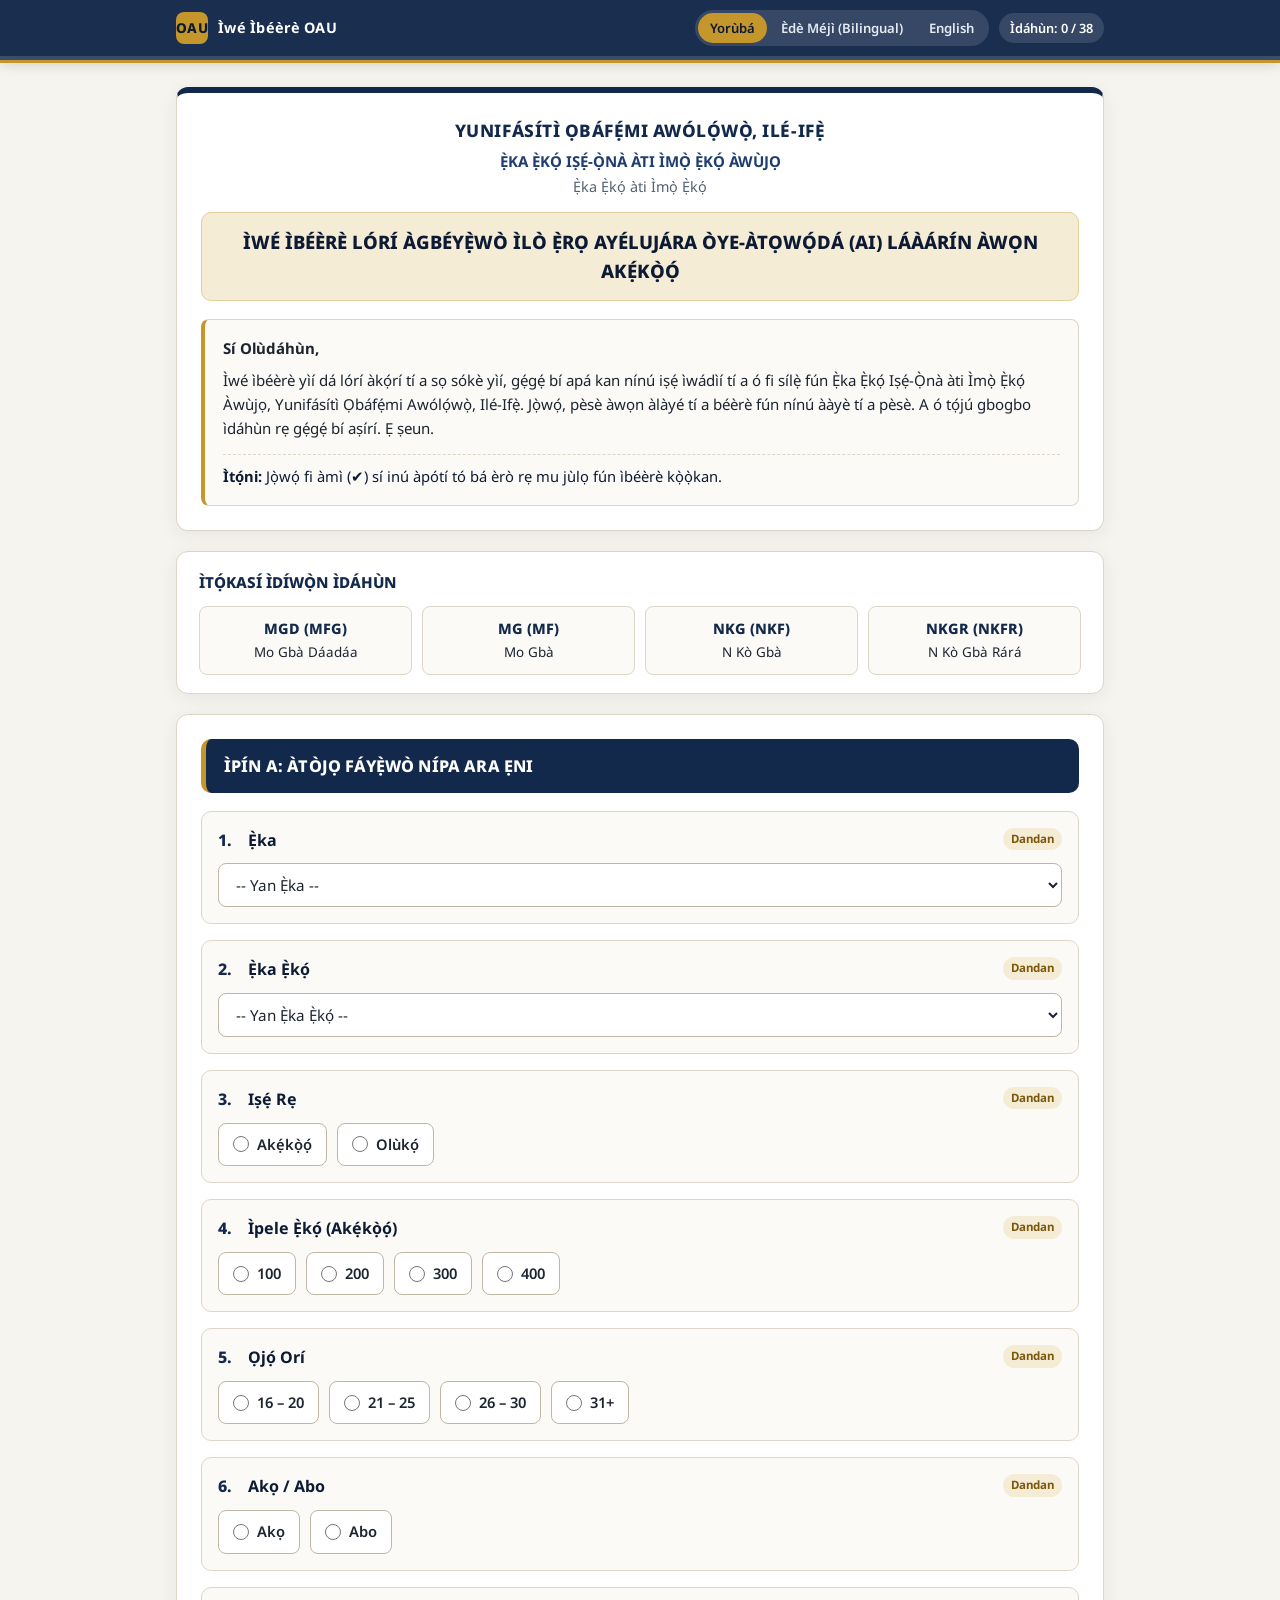
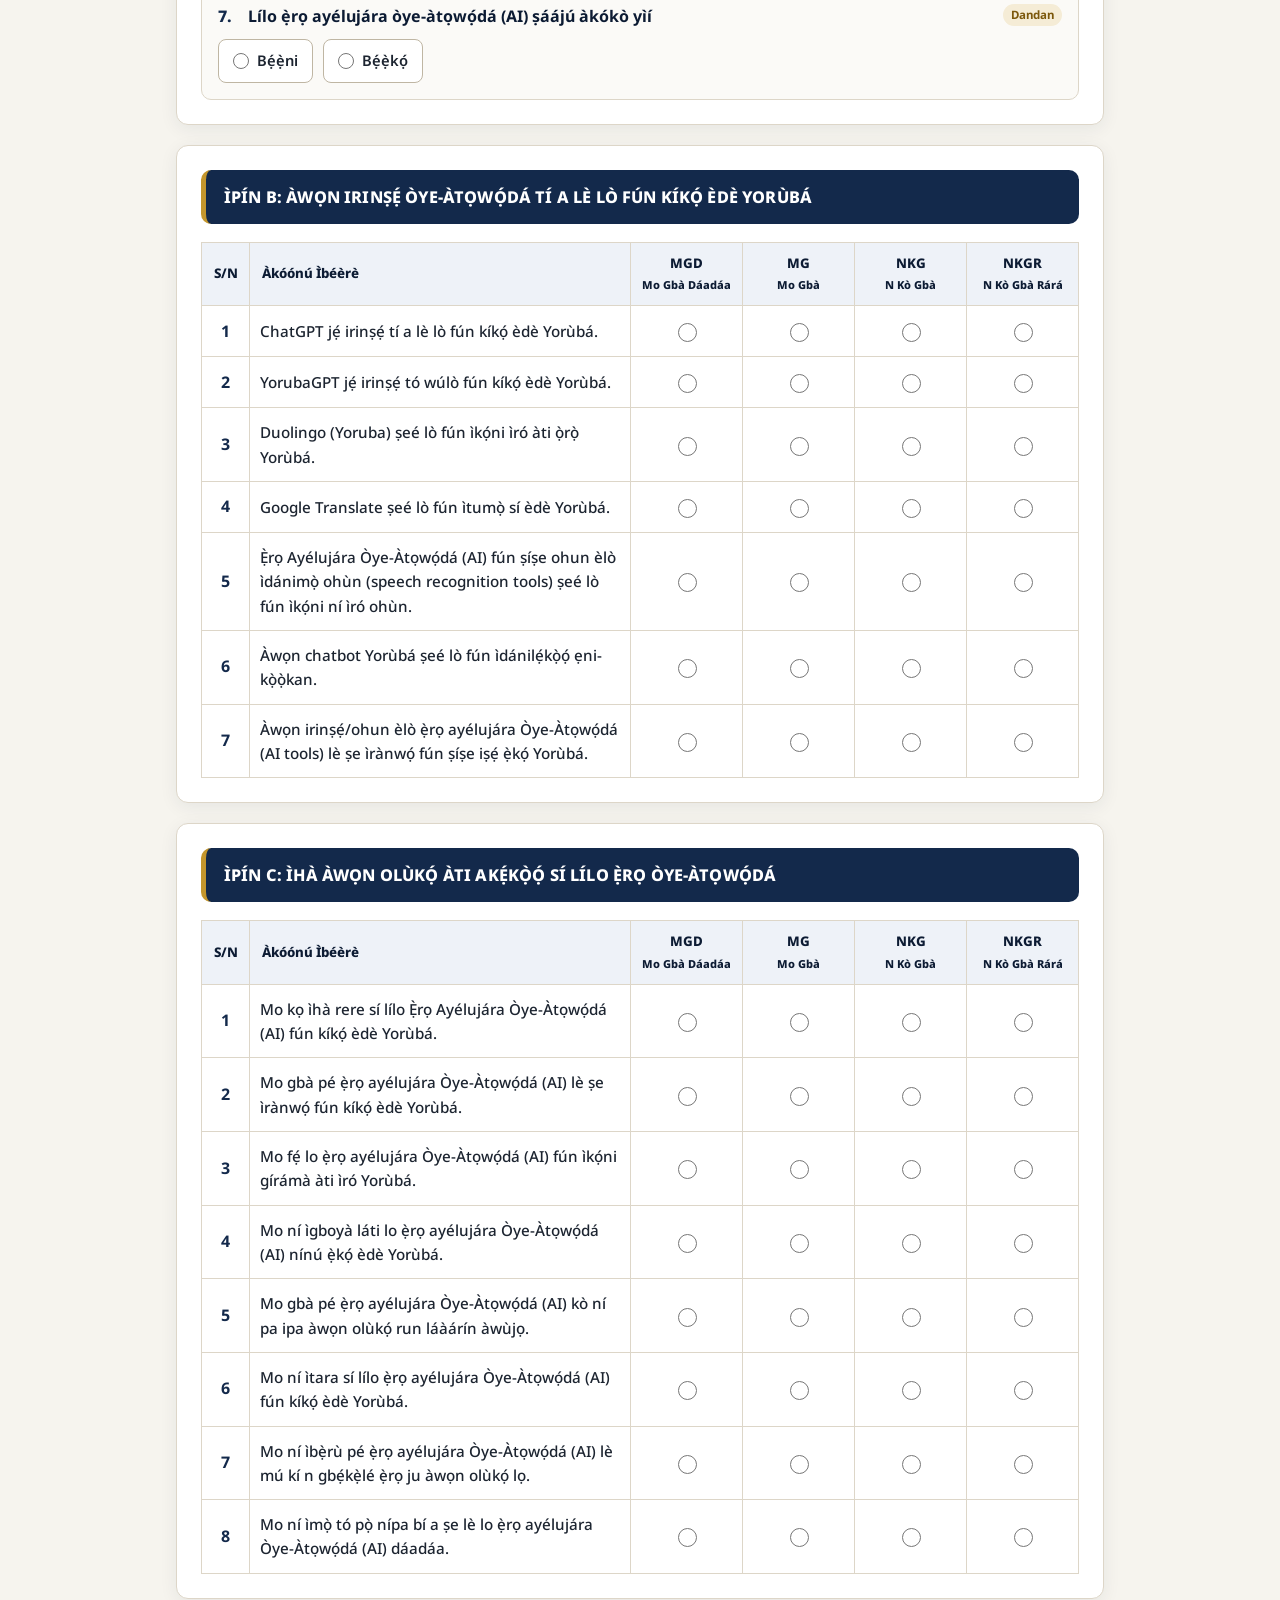
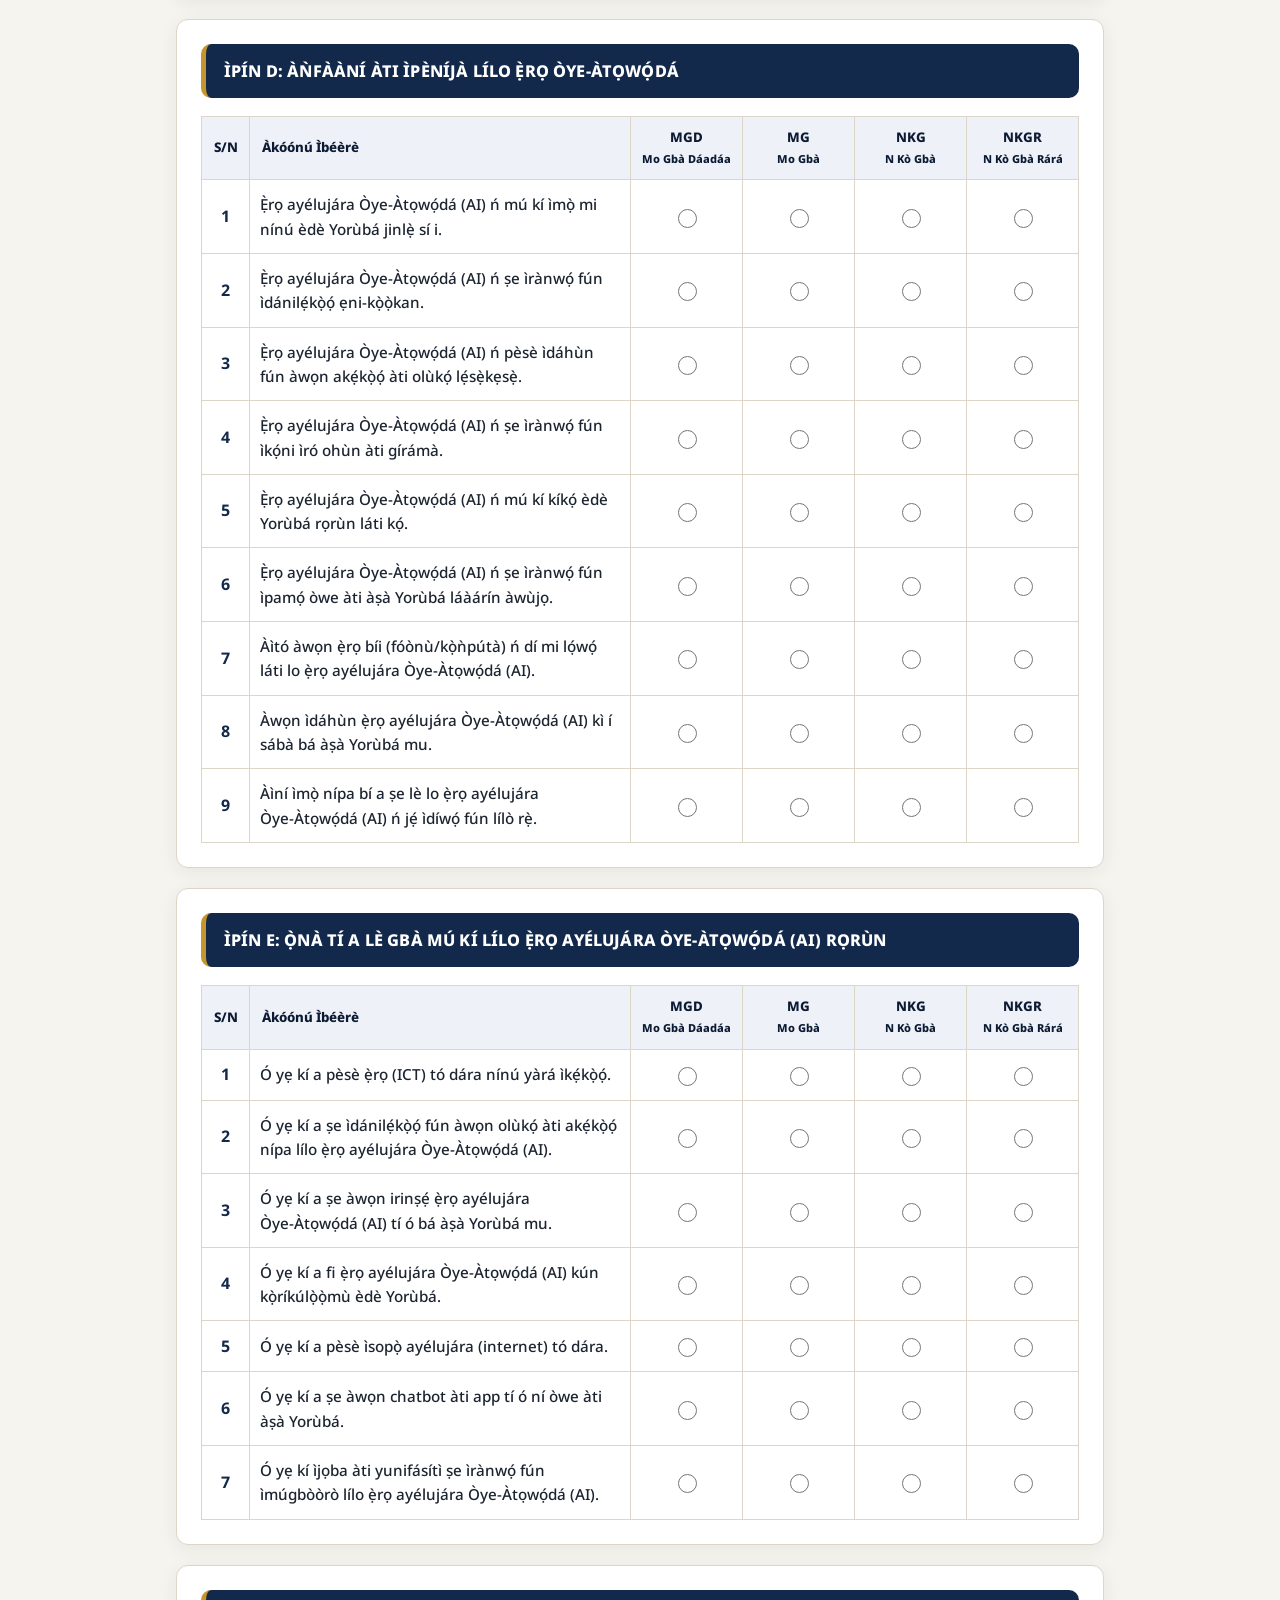
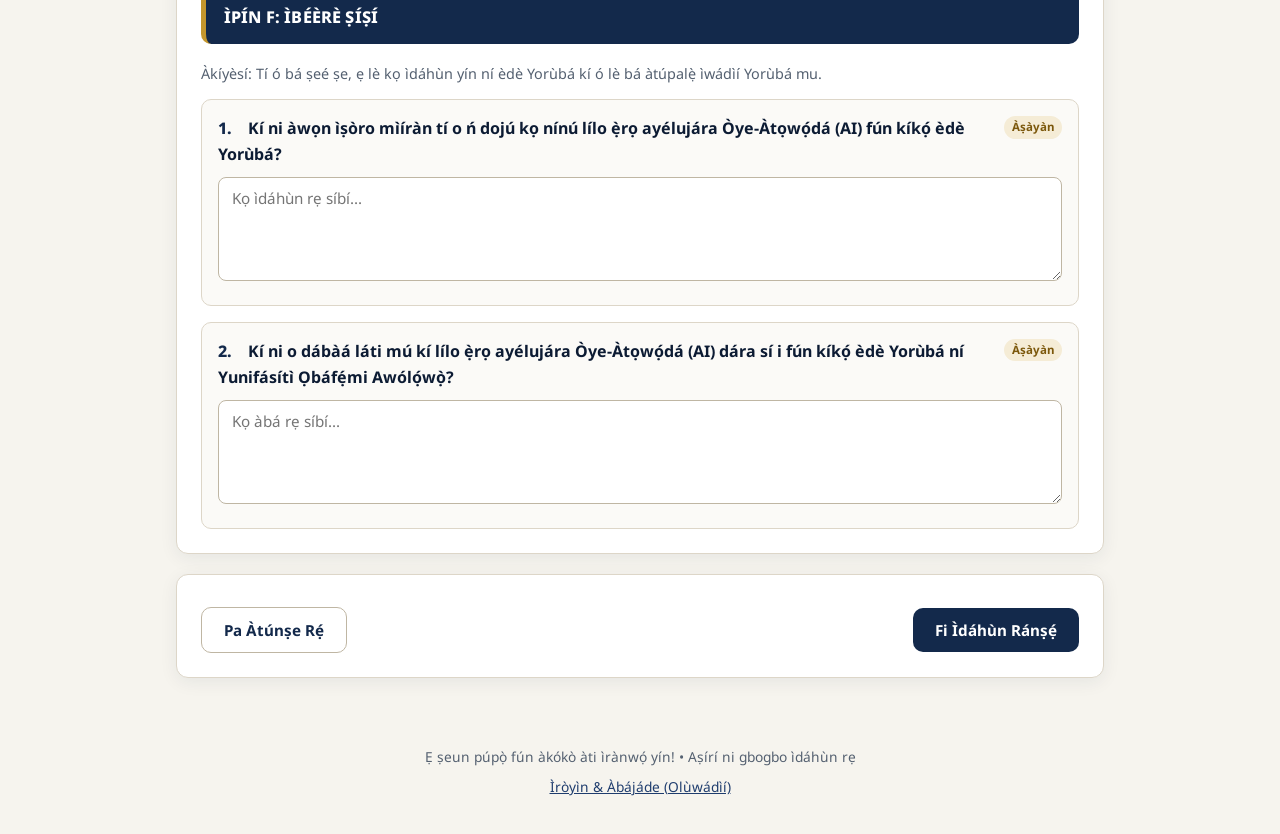
<file: index.html>
<!DOCTYPE html>
<html lang="yo">
<head>
  <meta charset="UTF-8">
  <meta name="viewport" content="width=device-width, initial-scale=1.0">
  <title>Ìwé Ìbéèrè Ìwádìí AI — Yunifásítì Ọbáfẹ́mi Awólọ́wọ̀, Ilé-Ifẹ̀</title>
  <link rel="preconnect" href="https://fonts.googleapis.com">
  <link rel="preconnect" href="https://fonts.gstatic.com" crossorigin>
  <link href="https://fonts.googleapis.com/css2?family=Noto+Sans:wght@400;500;600;700;800&display=swap" rel="stylesheet">
  <link rel="stylesheet" href="assets/css/styles.css">
</head>
<body>
  <header class="topbar">
    <div class="topbar-inner">
      <div class="topbar-brand">
        <span class="brand-badge">OAU</span>
        <span id="brandText">Ìwé Ìbéèrè OAU</span>
      </div>
      <div class="topbar-controls">
        <div class="lang-switcher" role="group" aria-label="Language switcher">
          <button type="button" class="lang-btn active" data-lang="yo">Yorùbá</button>
          <button type="button" class="lang-btn" data-lang="bi">Èdè Méjì</button>
          <button type="button" class="lang-btn" data-lang="en">English</button>
        </div>
        <div class="progress-pill" id="progressPill">Ìdáhùn: 0 / 38</div>
      </div>
    </div>
    <div class="progress-track">
      <div class="progress-fill" id="progressFill"></div>
    </div>
  </header>

  <main class="container">
    <div id="configNotice" class="notice-banner" style="display:none;"></div>

    <section id="heroCard" class="card hero-card"></section>

    <section id="scaleKeyCard" class="card scale-key-card"></section>

    <form id="questionnaireForm" novalidate>
      <div id="demographicsContainer"></div>
      <div id="likertContainer"></div>
      <div id="openEndedContainer"></div>

      <div id="errorSummary" class="error-summary" role="alert"></div>

      <div class="card">
        <div class="actions-bar">
          <button type="button" class="btn btn-secondary" id="clearBtn">Pa Àtúnṣe Rẹ́</button>
          <button type="submit" class="btn btn-primary" id="submitBtn">Fi Ìdáhùn Ránṣẹ́</button>
        </div>
      </div>
    </form>

    <section id="successPanel" class="card success-panel"></section>
  </main>

  <footer class="page-footer">
    <div id="footerConfidential"></div>
    <div class="footer-links">
      <a href="report.html" id="reportLink">Ìròyìn &amp; Àbájáde (Olùwádìí)</a>
    </div>
  </footer>

  <script src="assets/js/config.js"></script>
  <script src="assets/js/questions.js"></script>
  <script src="assets/js/app.js"></script>
</body>
</html>
</file>
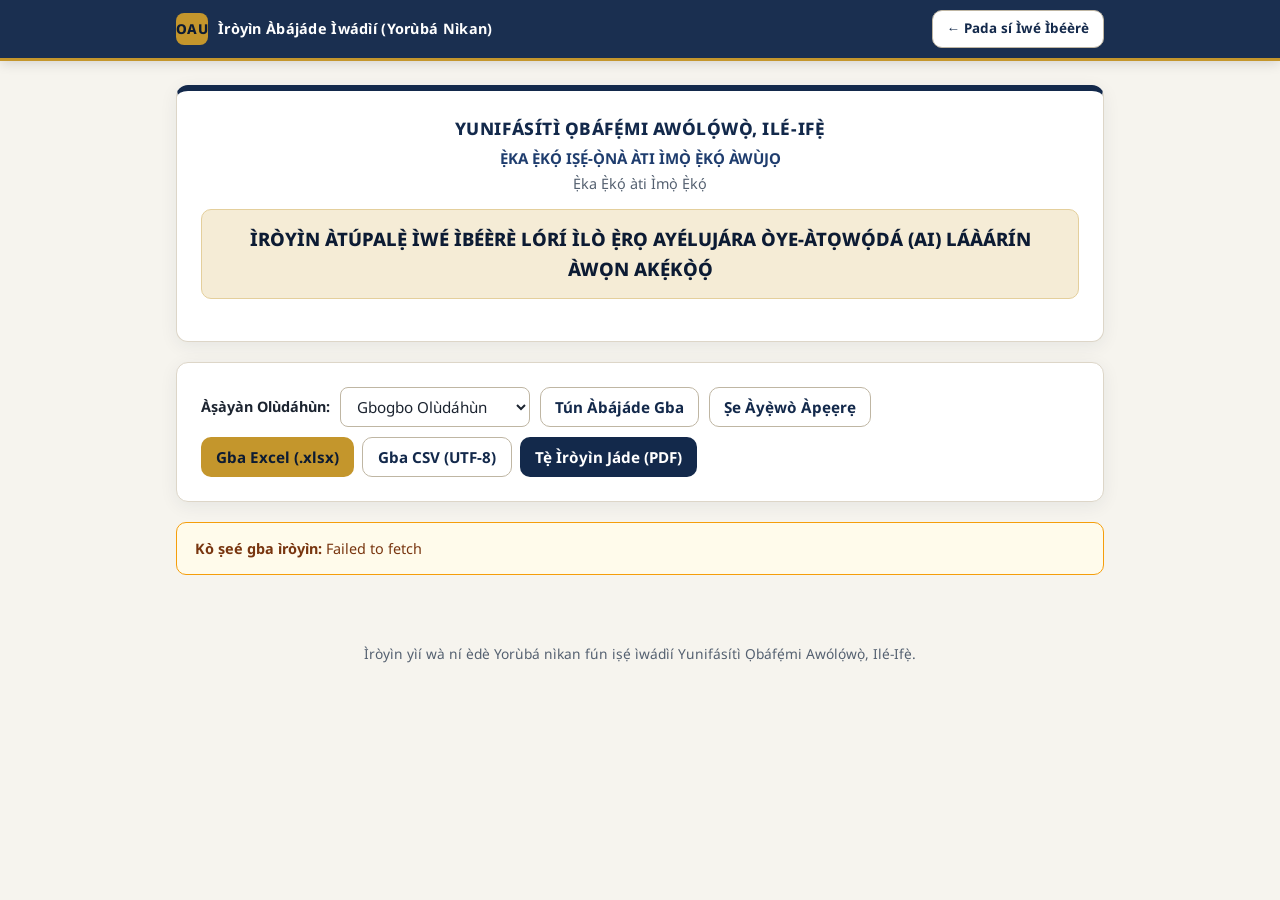
<file: report.html>
<!DOCTYPE html>
<html lang="yo">
<head>
  <meta charset="UTF-8">
  <meta name="viewport" content="width=device-width, initial-scale=1.0">
  <title>Ìròyìn Àbájáde Ìwádìí (Yorùbá Nìkan) — OAU Ilé-Ifẹ̀</title>
  <link rel="preconnect" href="https://fonts.googleapis.com">
  <link rel="preconnect" href="https://fonts.gstatic.com" crossorigin>
  <link href="https://fonts.googleapis.com/css2?family=Noto+Sans:wght@400;500;600;700;800&display=swap" rel="stylesheet">
  <link rel="stylesheet" href="assets/css/styles.css">
</head>
<body>
  <header class="topbar no-print">
    <div class="topbar-inner">
      <div class="topbar-brand">
        <span class="brand-badge">OAU</span>
        <span>Ìròyìn Àbájáde Ìwádìí (Yorùbá Nìkan)</span>
      </div>
      <div class="topbar-controls">
        <a href="index.html" class="btn btn-secondary" style="padding:7px 14px;font-size:0.84rem;">← Pada sí Ìwé Ìbéèrè</a>
      </div>
    </div>
  </header>

  <main class="container">
    <section class="card hero-card">
      <p class="hero-inst">YUNIFÁSÍTÌ ỌBÁFẸ́MI AWÓLỌ́WỌ̀, ILÉ-IFẸ̀</p>
      <p class="hero-faculty">Ẹ̀KA Ẹ̀KỌ́ IṢẸ́-Ọ̀NÀ ÀTI ÌMỌ̀ Ẹ̀KỌ́ ÀWÙJỌ</p>
      <p class="hero-dept">Ẹ̀ka Ẹ̀kọ́ àti Ìmọ̀ Ẹ̀kọ́</p>
      <h1 class="hero-title">ÌRÒYÌN ÀTÚPALẸ̀ ÌWÉ ÌBÉÈRÈ LÓRÍ ÌLÒ Ẹ̀RỌ AYÉLUJÁRA ÒYE-ÀTỌWỌ́DÁ (AI) LÁÀÁRÍN ÀWỌN AKẸ́KỌ̀Ọ́</h1>
      <p id="reportDate" style="margin:0;font-weight:700;color:var(--text-muted);"></p>
    </section>

    <section class="card no-print">
      <div style="display:flex;flex-wrap:wrap;gap:10px;align-items:center;justify-content:space-between;">
        <div style="display:flex;flex-wrap:wrap;gap:10px;align-items:center;">
          <label for="roleFilter" style="font-weight:700;font-size:0.9rem;">Àṣàyàn Olùdáhùn:</label>
          <select id="roleFilter" class="text-input" style="width:auto;min-width:190px;padding:8px 12px;">
            <option value="ALL">Gbogbo Olùdáhùn</option>
            <option value="Akẹ́kọ̀ọ́">Akẹ́kọ̀ọ́ Nìkan</option>
            <option value="Olùkọ́">Olùkọ́ Nìkan</option>
          </select>
          <button type="button" class="btn btn-secondary" id="refreshBtn" style="padding:9px 14px;">Tún Àbájáde Gba</button>
          <button type="button" class="btn btn-secondary" id="sampleBtn" style="padding:9px 14px;">Ṣe Àyẹ̀wò Àpẹẹrẹ</button>
        </div>

        <div style="display:flex;flex-wrap:wrap;gap:8px;">
          <button type="button" class="btn btn-gold" id="exportXlsxBtn" style="padding:9px 15px;">Gba Excel (.xlsx)</button>
          <button type="button" class="btn btn-secondary" id="exportCsvBtn" style="padding:9px 15px;">Gba CSV (UTF-8)</button>
          <button type="button" class="btn btn-primary" id="printBtn" style="padding:9px 15px;">Tẹ̀ Ìròyìn Jáde (PDF)</button>
        </div>
      </div>

      <div id="passcodeBox" style="display:none;gap:10px;align-items:center;margin-top:14px;padding-top:14px;border-top:1px dashed var(--border);">
        <label for="passcodeInput" style="font-weight:700;">Kọ́kọ́rọ́ Àṣírí Olùwádìí:</label>
        <input type="password" id="passcodeInput" class="text-input" style="max-width:220px;" placeholder="Tẹ kọ́kọ́rọ́ síbí">
        <button type="button" class="btn btn-primary" id="passcodeBtn" style="padding:9px 16px;">Ṣí Ìròyìn</button>
      </div>
    </section>

    <div id="reportStatusBanner" class="notice-banner no-print" style="display:none;"></div>

    <div id="reportContent"></div>
  </main>

  <footer class="page-footer no-print">
    Ìròyìn yìí wà ní èdè Yorùbá nìkan fún iṣẹ́ ìwádìí Yunifásítì Ọbáfẹ́mi Awólọ́wọ̀, Ilé-Ifẹ̀.
  </footer>

  <script src="assets/js/config.js"></script>
  <script src="assets/js/questions.js"></script>
  <script src="assets/js/xlsx-export.js"></script>
  <script src="assets/js/report.js"></script>
</body>
</html>
</file>
<file: assets/css/styles.css>
:root {
  --oau-navy: #13294b;
  --oau-navy-dark: #0c1b33;
  --oau-navy-soft: #1f3d6e;
  --oau-gold: #c4962c;
  --oau-gold-soft: #f5ecd6;
  --bg: #f6f4ee;
  --surface: #ffffff;
  --surface-muted: #fbfaf7;
  --border: #ddd6c8;
  --border-strong: #bfb6a3;
  --text: #1c2430;
  --text-muted: #546070;
  --success: #166534;
  --success-bg: #ecfdf3;
  --error: #b91c1c;
  --error-bg: #fef2f2;
  --warn-bg: #fffbeb;
  --warn-border: #f59e0b;
  --radius: 12px;
  --shadow: 0 4px 18px rgba(19, 41, 75, 0.07);
}

*,
*::before,
*::after {
  box-sizing: border-box;
}

html {
  scroll-behavior: smooth;
}

body {
  margin: 0;
  font-family: "Noto Sans", -apple-system, BlinkMacSystemFont, "Segoe UI", Roboto, sans-serif;
  background: var(--bg);
  color: var(--text);
  line-height: 1.6;
  -webkit-font-smoothing: antialiased;
}

a {
  color: var(--oau-navy-soft);
}

/* Sticky Top Bar */
.topbar {
  position: sticky;
  top: 0;
  z-index: 40;
  background: rgba(19, 41, 75, 0.97);
  backdrop-filter: blur(8px);
  color: #ffffff;
  border-bottom: 3px solid var(--oau-gold);
  box-shadow: 0 2px 12px rgba(0, 0, 0, 0.14);
}

.topbar-inner {
  max-width: 960px;
  margin: 0 auto;
  padding: 10px 16px;
  display: flex;
  flex-wrap: wrap;
  align-items: center;
  justify-content: space-between;
  gap: 10px;
}

.topbar-brand {
  display: flex;
  align-items: center;
  gap: 10px;
  font-size: 0.9rem;
  font-weight: 700;
  letter-spacing: 0.02em;
}

.brand-badge {
  display: inline-flex;
  align-items: center;
  justify-content: center;
  width: 32px;
  height: 32px;
  border-radius: 8px;
  background: var(--oau-gold);
  color: var(--oau-navy-dark);
  font-weight: 800;
  font-size: 0.85rem;
  flex-shrink: 0;
}

.topbar-controls {
  display: flex;
  flex-wrap: wrap;
  align-items: center;
  gap: 10px;
}

.lang-switcher {
  display: inline-flex;
  background: rgba(255, 255, 255, 0.12);
  padding: 3px;
  border-radius: 999px;
  gap: 2px;
}

.lang-btn {
  border: none;
  background: transparent;
  color: #e5eaf3;
  font-family: inherit;
  font-size: 0.82rem;
  font-weight: 600;
  padding: 6px 12px;
  border-radius: 999px;
  cursor: pointer;
  transition: background 0.15s ease, color 0.15s ease;
}

.lang-btn:hover {
  background: rgba(255, 255, 255, 0.16);
}

.lang-btn.active {
  background: var(--oau-gold);
  color: var(--oau-navy-dark);
}

.progress-pill {
  font-size: 0.8rem;
  font-weight: 600;
  background: rgba(255, 255, 255, 0.12);
  padding: 5px 11px;
  border-radius: 999px;
  white-space: nowrap;
}

.progress-track {
  width: 100%;
  height: 4px;
  background: rgba(255, 255, 255, 0.14);
}

.progress-fill {
  height: 100%;
  width: 0%;
  background: var(--oau-gold);
  transition: width 0.25s ease;
}

/* Main Container */
.container {
  max-width: 960px;
  margin: 24px auto 48px;
  padding: 0 16px;
}

.card {
  background: var(--surface);
  border: 1px solid var(--border);
  border-radius: var(--radius);
  box-shadow: var(--shadow);
  padding: 24px;
  margin-bottom: 20px;
}

/* Header Banner Card */
.hero-card {
  border-top: 6px solid var(--oau-navy);
  text-align: center;
}

.hero-inst {
  font-size: 1.08rem;
  font-weight: 800;
  color: var(--oau-navy);
  letter-spacing: 0.03em;
  margin: 0 0 4px;
}

.hero-faculty {
  font-size: 0.94rem;
  font-weight: 700;
  color: var(--oau-navy-soft);
  margin: 0 0 2px;
}

.hero-dept {
  font-size: 0.9rem;
  color: var(--text-muted);
  margin: 0 0 14px;
}

.hero-title {
  font-size: 1.16rem;
  font-weight: 800;
  color: var(--oau-navy-dark);
  background: var(--oau-gold-soft);
  border: 1px solid #e4cf9c;
  border-radius: 10px;
  padding: 14px 18px;
  margin: 0 0 18px;
}

.bilingual-sub {
  display: block;
  font-size: 0.88em;
  font-weight: 500;
  color: var(--text-muted);
  margin-top: 4px;
}

.intro-box {
  text-align: left;
  background: var(--surface-muted);
  border: 1px solid var(--border);
  border-left: 4px solid var(--oau-gold);
  border-radius: 8px;
  padding: 16px 18px;
  font-size: 0.94rem;
}

.intro-box p {
  margin: 0 0 8px;
}

.intro-box p:last-child {
  margin-bottom: 0;
}

.instruction-line {
  margin-top: 14px;
  padding-top: 10px;
  border-top: 1px dashed var(--border);
  font-size: 0.92rem;
  color: var(--oau-navy-dark);
}

/* Rating Key */
.scale-key-card {
  padding: 18px 22px;
}

.scale-key-title {
  margin: 0 0 12px;
  font-size: 0.95rem;
  font-weight: 800;
  color: var(--oau-navy);
}

.scale-key-grid {
  display: grid;
  grid-template-columns: repeat(4, 1fr);
  gap: 10px;
}

.scale-key-item {
  border: 1px solid var(--border);
  background: var(--surface-muted);
  border-radius: 8px;
  padding: 10px 12px;
  text-align: center;
}

.scale-key-code {
  display: block;
  font-weight: 800;
  color: var(--oau-navy);
  font-size: 0.9rem;
}

.scale-key-label {
  display: block;
  font-size: 0.84rem;
  color: var(--text);
  margin-top: 2px;
}

/* Section Headers */
.section-header {
  background: var(--oau-navy);
  color: #ffffff;
  padding: 14px 18px;
  border-radius: 10px;
  margin-bottom: 18px;
  border-left: 5px solid var(--oau-gold);
}

.section-header h2 {
  margin: 0;
  font-size: 1.02rem;
  font-weight: 800;
  letter-spacing: 0.01em;
}

.section-header .bilingual-sub {
  color: #dbe4f3;
  font-size: 0.86rem;
}

/* Demographic Fields */
.demo-list {
  display: grid;
  gap: 16px;
}

.question-block {
  border: 1px solid var(--border);
  border-radius: 10px;
  padding: 16px;
  background: var(--surface-muted);
  transition: border-color 0.15s ease, background 0.15s ease;
}

.question-block.invalid {
  border-color: var(--error);
  background: var(--error-bg);
}

.question-block.disabled-block {
  opacity: 0.68;
}

.q-label {
  display: flex;
  align-items: flex-start;
  justify-content: space-between;
  gap: 12px;
  font-weight: 700;
  color: var(--oau-navy-dark);
  margin-bottom: 10px;
}

.q-num {
  display: inline-block;
  min-width: 26px;
  font-weight: 800;
  color: var(--oau-navy);
}

.q-badge {
  font-size: 0.72rem;
  font-weight: 700;
  padding: 2px 8px;
  border-radius: 999px;
  background: var(--oau-gold-soft);
  color: #7c580c;
  white-space: nowrap;
}

.text-input,
.textarea-input {
  width: 100%;
  font-family: inherit;
  font-size: 0.95rem;
  padding: 10px 13px;
  border: 1.5px solid var(--border-strong);
  border-radius: 8px;
  background: #ffffff;
  color: var(--text);
  transition: border-color 0.15s ease, box-shadow 0.15s ease;
}

.text-input:focus,
.textarea-input:focus {
  outline: none;
  border-color: var(--oau-navy);
  box-shadow: 0 0 0 3px rgba(19, 41, 75, 0.14);
}

.textarea-input {
  min-height: 104px;
  resize: vertical;
}

.select-input {
  cursor: pointer;
  padding-right: 36px;
}

.radio-group {
  display: flex;
  flex-wrap: wrap;
  gap: 10px;
}

.radio-pill {
  position: relative;
  display: inline-flex;
  align-items: center;
  gap: 8px;
  padding: 9px 14px;
  background: #ffffff;
  border: 1.5px solid var(--border-strong);
  border-radius: 8px;
  cursor: pointer;
  font-size: 0.92rem;
  font-weight: 600;
  transition: all 0.15s ease;
  user-select: none;
}

.radio-pill:hover {
  border-color: var(--oau-navy);
}

.radio-pill input {
  accent-color: var(--oau-navy);
  width: 16px;
  height: 16px;
  margin: 0;
  cursor: pointer;
}

.radio-pill.selected {
  border-color: var(--oau-navy);
  background: #eef3fb;
  color: var(--oau-navy-dark);
}

.na-hint {
  margin-top: 8px;
  font-size: 0.84rem;
  color: var(--oau-navy-soft);
  font-style: italic;
}

/* Likert Table (Desktop) */
.likert-table {
  width: 100%;
  border-collapse: collapse;
}

.likert-table th {
  background: #eef2f8;
  color: var(--oau-navy-dark);
  font-size: 0.83rem;
  font-weight: 800;
  padding: 10px 8px;
  border: 1px solid var(--border);
  text-align: center;
}

.likert-table th.col-sn {
  width: 48px;
}

.likert-table th.col-item {
  text-align: left;
  padding-left: 12px;
}

.likert-table th.col-choice {
  width: 112px;
}

.likert-table td {
  border: 1px solid var(--border);
  padding: 12px 10px;
  vertical-align: middle;
}

.likert-row.invalid td {
  background: var(--error-bg);
}

.likert-sn {
  text-align: center;
  font-weight: 700;
  color: var(--oau-navy);
}

.likert-statement {
  font-size: 0.95rem;
  font-weight: 500;
}

.likert-cell {
  text-align: center;
  padding: 6px !important;
}

.likert-radio-label {
  display: flex;
  flex-direction: column;
  align-items: center;
  justify-content: center;
  gap: 4px;
  padding: 8px 4px;
  border-radius: 8px;
  cursor: pointer;
  transition: background 0.15s ease;
}

.likert-radio-label:hover {
  background: #eef3fb;
}

.likert-radio-label input {
  width: 19px;
  height: 19px;
  accent-color: var(--oau-navy);
  cursor: pointer;
}

.likert-mobile-text {
  display: none;
  font-size: 0.78rem;
  font-weight: 700;
  color: var(--oau-navy-dark);
}

/* Notices & Alerts */
.notice-banner {
  border-radius: 10px;
  padding: 14px 18px;
  margin-bottom: 18px;
  font-size: 0.9rem;
  border: 1px solid var(--warn-border);
  background: var(--warn-bg);
  color: #78350f;
}

.error-summary {
  display: none;
  border-radius: 10px;
  padding: 14px 18px;
  margin-bottom: 18px;
  background: var(--error-bg);
  border: 1.5px solid var(--error);
  color: var(--error);
  font-size: 0.92rem;
}

.error-summary.visible {
  display: block;
}

.error-summary ul {
  margin: 8px 0 0;
  padding-left: 20px;
}

/* Buttons */
.actions-bar {
  display: flex;
  flex-wrap: wrap;
  align-items: center;
  justify-content: space-between;
  gap: 12px;
  margin-top: 8px;
}

.btn {
  display: inline-flex;
  align-items: center;
  justify-content: center;
  gap: 8px;
  font-family: inherit;
  font-size: 0.95rem;
  font-weight: 700;
  padding: 12px 22px;
  border-radius: 10px;
  border: none;
  cursor: pointer;
  text-decoration: none;
  transition: transform 0.08s ease, background 0.15s ease, opacity 0.15s ease;
}

.btn:active {
  transform: scale(0.99);
}

.btn:disabled {
  opacity: 0.6;
  cursor: not-allowed;
}

.btn-primary {
  background: var(--oau-navy);
  color: #ffffff;
}

.btn-primary:hover:not(:disabled) {
  background: var(--oau-navy-soft);
}

.btn-gold {
  background: var(--oau-gold);
  color: var(--oau-navy-dark);
}

.btn-gold:hover:not(:disabled) {
  background: #d6a637;
}

.btn-secondary {
  background: #ffffff;
  color: var(--oau-navy);
  border: 1.5px solid var(--border-strong);
}

.btn-secondary:hover:not(:disabled) {
  background: var(--surface-muted);
}

/* Success Panel */
.success-panel {
  display: none;
  text-align: center;
  padding: 36px 24px;
  border-top: 6px solid var(--success);
}

.success-panel.visible {
  display: block;
}

.success-icon {
  width: 60px;
  height: 60px;
  border-radius: 50%;
  background: var(--success-bg);
  color: var(--success);
  display: inline-flex;
  align-items: center;
  justify-content: center;
  font-size: 2rem;
  margin-bottom: 12px;
}

/* Footer */
.page-footer {
  text-align: center;
  padding: 20px 16px 36px;
  color: var(--text-muted);
  font-size: 0.86rem;
}

.footer-links {
  margin-top: 8px;
  display: flex;
  justify-content: center;
  gap: 16px;
  flex-wrap: wrap;
}

/* Report Dashboard Styles */
.kpi-grid {
  display: grid;
  grid-template-columns: repeat(4, 1fr);
  gap: 14px;
  margin-bottom: 20px;
}

.kpi-card {
  background: var(--surface);
  border: 1px solid var(--border);
  border-top: 4px solid var(--oau-navy);
  border-radius: 10px;
  padding: 16px;
  box-shadow: var(--shadow);
}

.kpi-label {
  font-size: 0.82rem;
  color: var(--text-muted);
  font-weight: 700;
}

.kpi-value {
  font-size: 1.7rem;
  font-weight: 800;
  color: var(--oau-navy-dark);
  margin-top: 4px;
}

.report-table-wrap {
  overflow-x: auto;
}

.report-table {
  width: 100%;
  border-collapse: collapse;
  font-size: 0.88rem;
}

.report-table th,
.report-table td {
  border: 1px solid var(--border);
  padding: 9px 10px;
  text-align: left;
  vertical-align: top;
}

.report-table th {
  background: #eef2f8;
  color: var(--oau-navy-dark);
  font-weight: 800;
  white-space: nowrap;
}

.report-table td.num,
.report-table th.num {
  text-align: center;
  white-space: nowrap;
}

.decision-pill {
  display: inline-block;
  padding: 2px 9px;
  border-radius: 999px;
  font-size: 0.78rem;
  font-weight: 700;
}

.decision-agree {
  background: #dcfce7;
  color: #166534;
}

.decision-disagree {
  background: #fee2e2;
  color: #991b1b;
}

.bar-row {
  display: flex;
  align-items: center;
  gap: 10px;
  margin-bottom: 10px;
}

.bar-label {
  width: 240px;
  max-width: 45%;
  line-height: 1.35;
  font-size: 0.86rem;
  font-weight: 600;
  flex-shrink: 0;
}

.bar-track {
  flex: 1;
  height: 16px;
  background: #ebe7dc;
  border-radius: 999px;
  overflow: hidden;
}

.bar-fill {
  height: 100%;
  background: linear-gradient(90deg, var(--oau-navy), var(--oau-navy-soft));
  border-radius: 999px;
}

.bar-value {
  width: 85px;
  text-align: right;
  font-size: 0.84rem;
  font-weight: 700;
  color: var(--oau-navy-dark);
}

.open-response-item {
  border: 1px solid var(--border);
  border-left: 4px solid var(--oau-navy);
  background: var(--surface-muted);
  border-radius: 8px;
  padding: 12px 14px;
  margin-bottom: 10px;
}

.open-response-meta {
  font-size: 0.78rem;
  color: var(--text-muted);
  margin-bottom: 4px;
  font-weight: 700;
}

/* Mobile Responsive */
@media (max-width: 768px) {
  .scale-key-grid {
    grid-template-columns: repeat(2, 1fr);
  }

  .kpi-grid {
    grid-template-columns: repeat(2, 1fr);
  }

  .card {
    padding: 16px;
  }

  .likert-table thead {
    display: none;
  }

  .likert-table,
  .likert-table tbody,
  .likert-table tr,
  .likert-table td {
    display: block;
    width: 100%;
  }

  .likert-table tr.likert-row {
    border: 1px solid var(--border);
    border-radius: 10px;
    padding: 12px;
    margin-bottom: 12px;
    background: var(--surface-muted);
  }

  .likert-table td {
    border: none;
    padding: 4px 0;
  }

  .likert-sn {
    text-align: left;
    font-size: 0.82rem;
    margin-bottom: 2px;
  }

  .likert-statement {
    margin-bottom: 10px;
    font-weight: 600;
  }

  .likert-cell {
    text-align: left;
    padding: 3px 0 !important;
  }

  .likert-radio-label {
    flex-direction: row;
    justify-content: flex-start;
    gap: 10px;
    padding: 9px 12px;
    background: #ffffff;
    border: 1px solid var(--border-strong);
    border-radius: 8px;
  }

  .likert-radio-label.selected {
    border-color: var(--oau-navy);
    background: #eef3fb;
  }

  .likert-mobile-text {
    display: inline;
  }
}

/* Print (A4 Strictly-Yorùbá Thesis Report) */
@media print {
  .no-print,
  .topbar {
    display: none !important;
  }

  body {
    background: #ffffff;
    color: #000000;
  }

  .container {
    margin: 0;
    padding: 0;
    max-width: 100%;
  }

  .card {
    box-shadow: none;
    border: 1px solid #cccccc;
    break-inside: avoid;
  }
}
</file>
